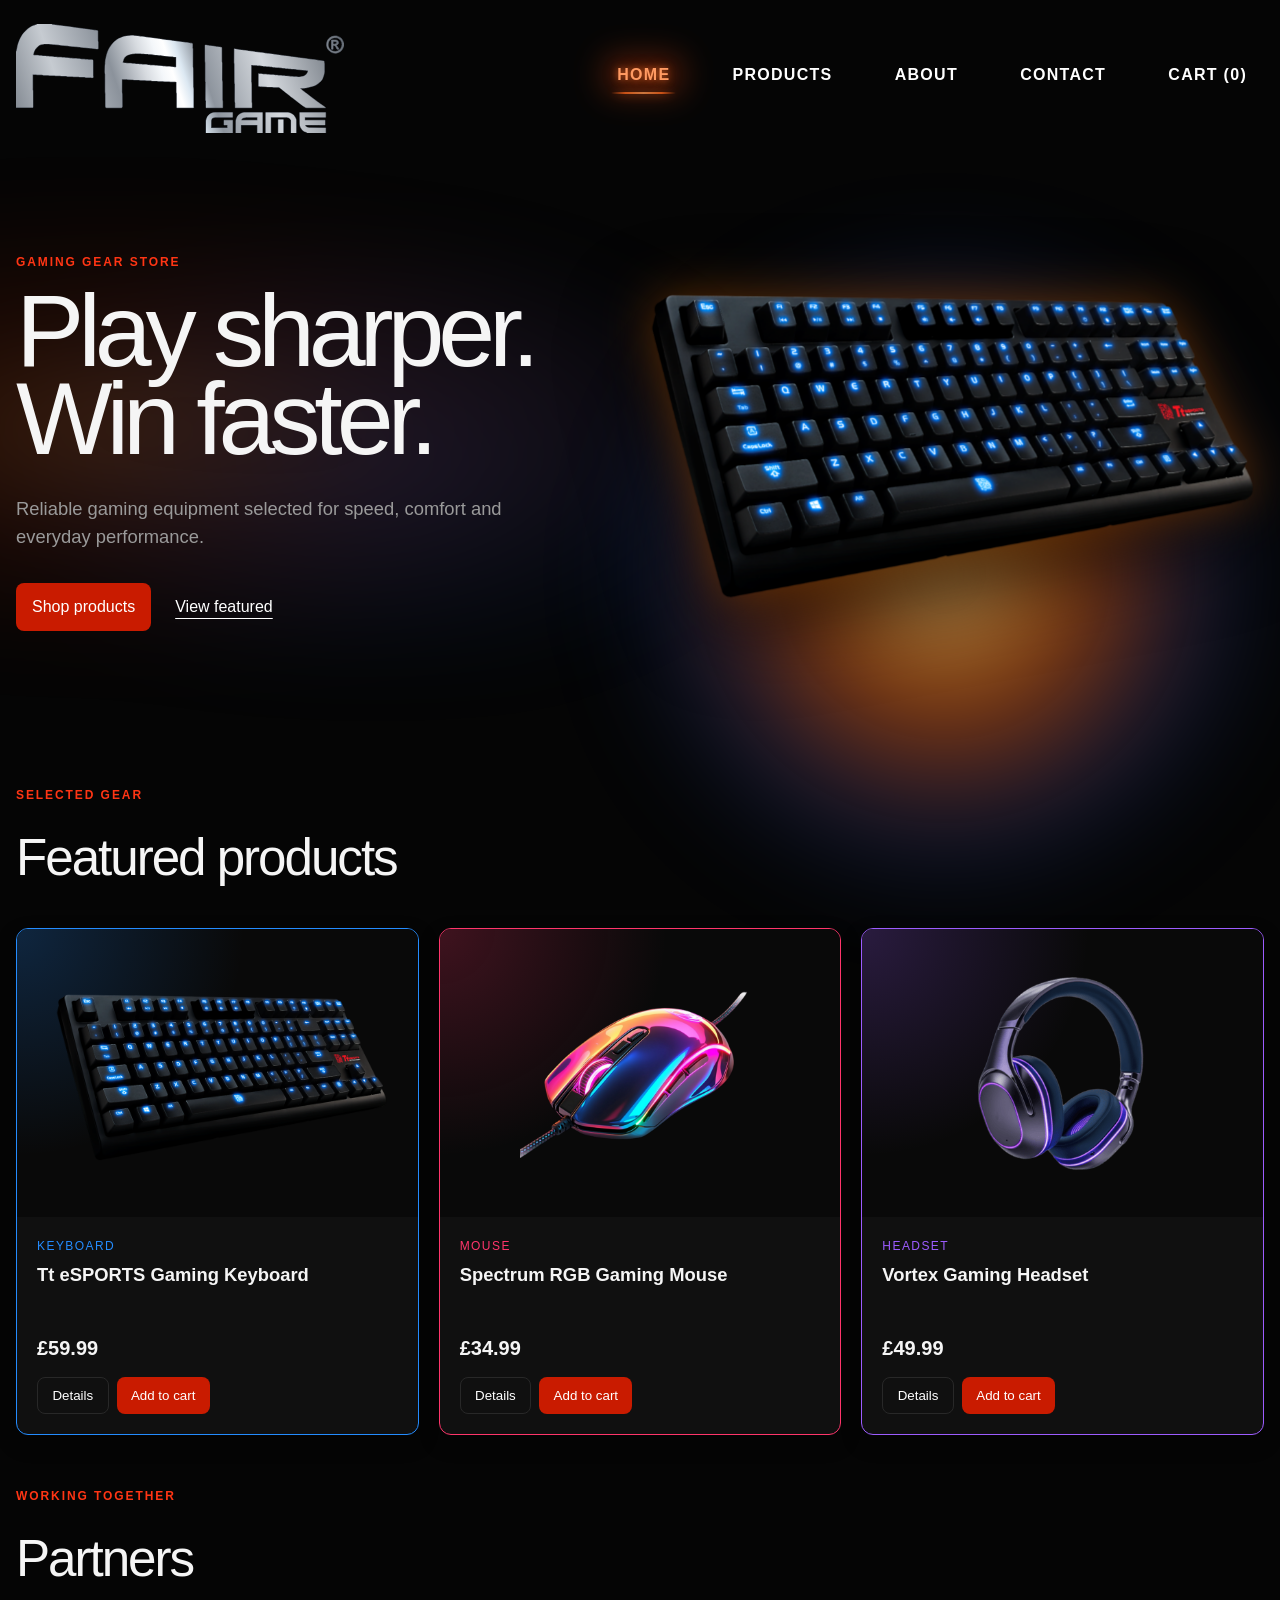
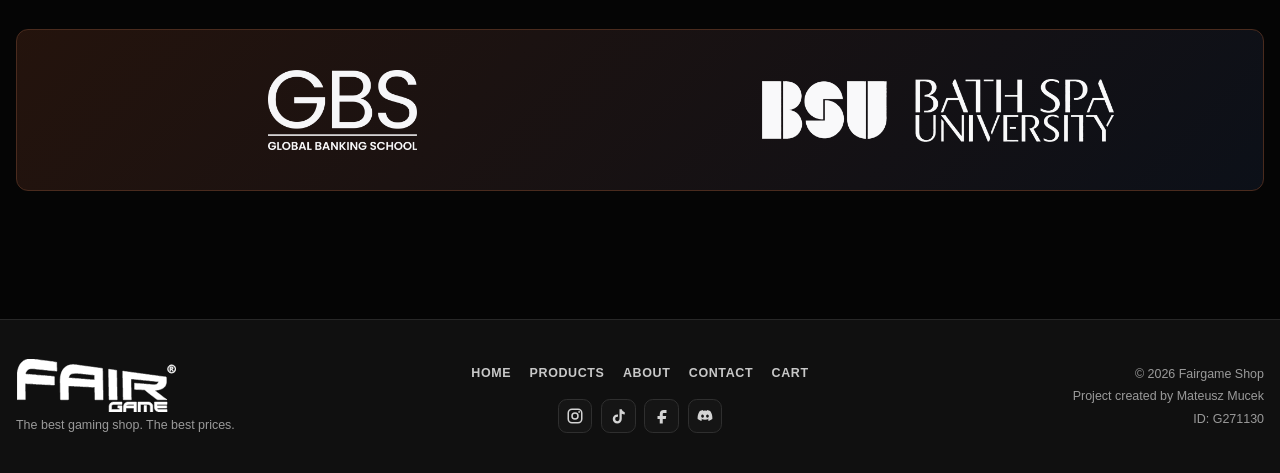
<file: Pages/index.html>
<!DOCTYPE html>
<html lang="en">
<head>
    <meta charset="UTF-8">
    <meta name="viewport" content="width=device-width, initial-scale=1.0">
    <meta name="description" content="Fairgame Shop - gaming products and accessories.">
    <meta name="theme-color" content="#050505">
    <meta property="og:title" content="Fairgame Shop | Gaming Gear">
    <meta property="og:description" content="Explore gaming keyboards, mice and headsets.">
    <meta property="og:type" content="website">
    <title>Fairgame Shop | Home</title>
    <link rel="stylesheet" href="../css/style.css">
    <link rel="stylesheet" href="../css/fx.css">
    <script src="../js/script.js" defer></script>
    <script src="../js/fx.js" defer></script>
</head>
<body>
    <a class="skip-link" href="#main-content">Skip to main content</a>

    <!-- Header: logo and main navigation -->
    <header>
        <a href="index.html" class="logo" aria-label="Fairgame Shop home">
            <img src="../media/images/logo.svg" alt="Fairgame Shop">
        </a>
        <button class="menu-toggle" type="button" aria-expanded="false"
            aria-controls="main-navigation" aria-label="Open menu">
            <span></span><span></span><span></span>
        </button>
        <nav id="main-navigation" aria-label="Main navigation">
            <ul>
                <li><a href="index.html" aria-current="page">Home</a></li>
                <li><a href="products.html">Products</a></li>
                <li><a href="about.html">About</a></li>
                <li><a href="contact.html">Contact</a></li>
                <li><a href="cart.html">Cart (<span class="cart-count">0</span>)</a></li>
            </ul>
        </nav>
    </header>

    <!-- Home page content -->
    <main class="home-page" id="main-content">
        <!-- Hero: heading, actions and animated keyboard -->
        <section class="hero">
            <div class="hero-content">
                <p class="eyebrow">Gaming gear store</p>
                <div class="hero-heading-effect">
                    <span class="pixel-particles" aria-hidden="true"></span>
                    <h1>Play sharper.<br>Win faster.</h1>
                </div>
                <p class="hero-text">
                    Reliable gaming equipment selected for speed, comfort and
                    everyday performance.
                </p>
                <div class="hero-actions">
                    <a href="products.html" class="button">Shop products</a>
                    <a href="#featured-products" class="text-link">View featured</a>
                </div>
            </div>

            <div class="hero-visual" aria-hidden="true">
                <span class="hero-glow"></span>
                <img src="../media/images/product1.png" alt="">
            </div>
        </section>

        <!-- JavaScript inserts the first three products into this section -->
        <section aria-labelledby="featured-heading">
            <div class="section-heading">
                <p class="eyebrow">Selected gear</p>
                <h2 id="featured-heading">Featured products</h2>
            </div>
            <div class="product-grid" id="featured-products"></div>
        </section>

        <!-- Partner logos -->
        <section aria-labelledby="partners-heading">
            <div class="section-heading">
                <p class="eyebrow">Working together</p>
                <h2 id="partners-heading">Partners</h2>
            </div>
            <div class="partner-grid">
                <div class="partner-logo">
                    <img src="../media/images/gbs.png" alt="Global Banking School">
                </div>
                <div class="partner-logo">
                    <img src="../media/images/bath_spa.png" alt="Bath Spa University">
                </div>
            </div>
        </section>
    </main>

    <!-- Footer: brand, links, social media and project details -->
    <footer>
        <div class="footer-inner">
            <div class="footer-brand">
                <a href="index.html" class="footer-logo" aria-label="Fairgame Shop home">
                    <span aria-hidden="true"></span>
                </a>
                <p>The best gaming shop. The best prices.</p>
            </div>
            <div class="footer-centre">
                <nav class="footer-nav" aria-label="Footer navigation">
                    <a href="index.html">Home</a>
                    <a href="products.html">Products</a>
                    <a href="about.html">About</a>
                    <a href="contact.html">Contact</a>
                    <a href="cart.html">Cart</a>
                </nav>
                <div class="footer-socials" role="group" aria-label="Social media">
                    <a href="https://www.instagram.com/" target="_blank"
                        rel="noopener noreferrer" aria-label="Instagram">
                        <span class="social-icon instagram-icon" aria-hidden="true"></span>
                    </a>
                    <a href="https://www.tiktok.com/" target="_blank"
                        rel="noopener noreferrer" aria-label="TikTok">
                        <span class="social-icon tiktok-icon" aria-hidden="true"></span>
                    </a>
                    <a href="https://www.facebook.com/" target="_blank"
                        rel="noopener noreferrer" aria-label="Facebook">
                        <span class="social-icon facebook-icon" aria-hidden="true"></span>
                    </a>
                    <a href="https://discord.com/" target="_blank"
                        rel="noopener noreferrer" aria-label="Discord">
                        <span class="social-icon discord-icon" aria-hidden="true"></span>
                    </a>
                </div>
            </div>
            <div class="footer-details">
                <p>&copy; 2026 Fairgame Shop</p>
                <p>Project created by Mateusz Mucek</p>
                <p>ID: G271130</p>
            </div>
        </div>
    </footer>
</body>
</html>
</file>
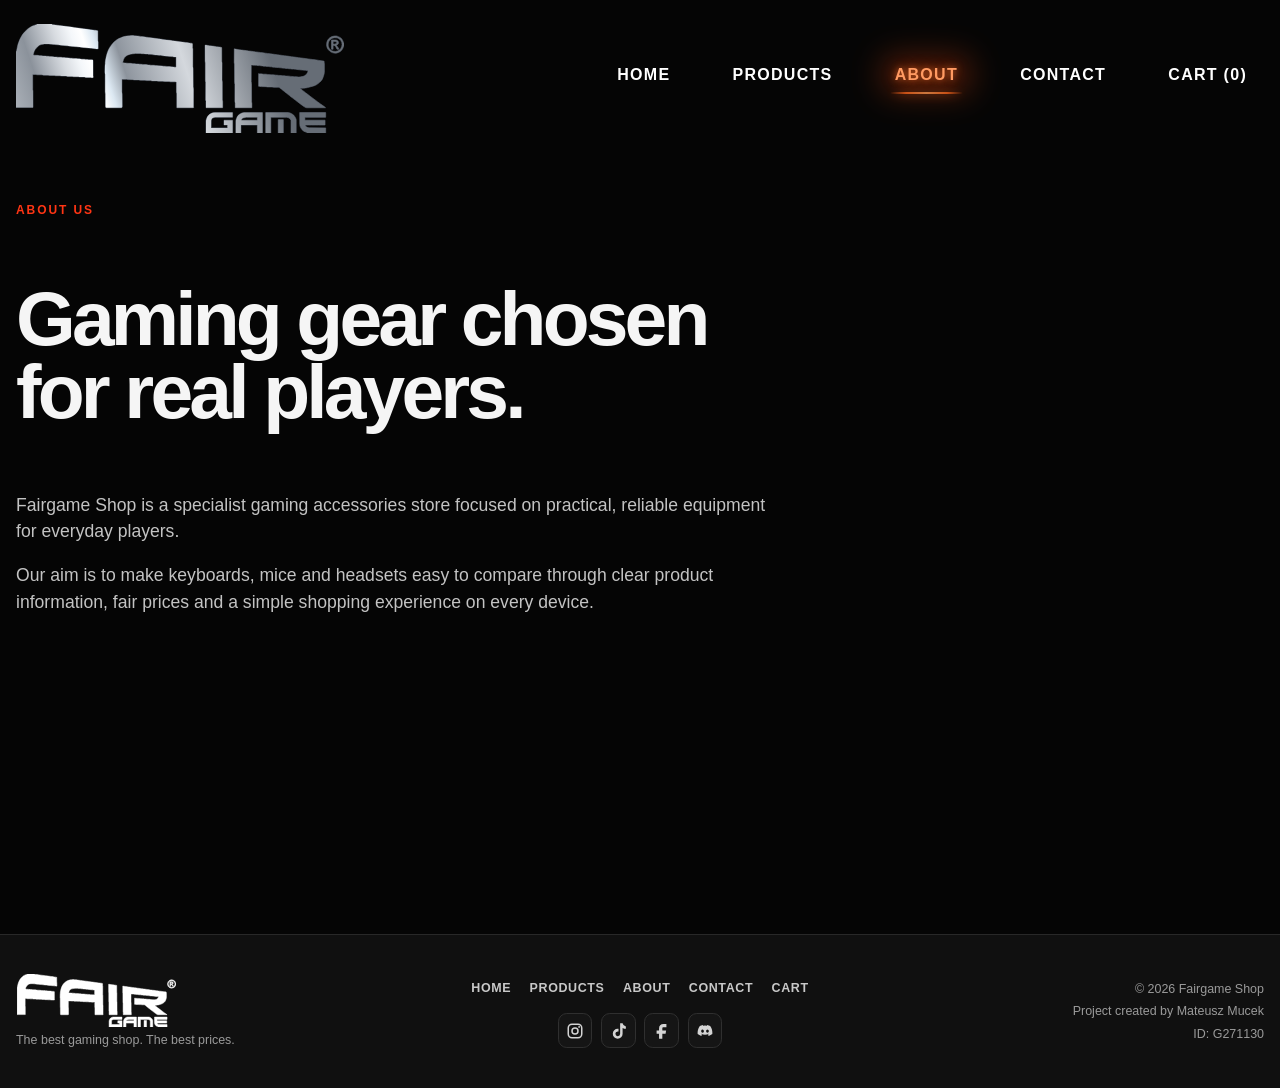
<file: Pages/about.html>
<!DOCTYPE html>
<html lang="en">
<head>
    <meta charset="UTF-8">
    <meta name="viewport" content="width=device-width, initial-scale=1.0">
    <meta name="description" content="Learn more about Fairgame Shop.">
    <meta name="theme-color" content="#050505">
    <meta property="og:title" content="Fairgame Shop | About">
    <meta property="og:description" content="Learn more about Fairgame Shop.">
    <meta property="og:type" content="website">
    <title>Fairgame Shop | About</title>
    <link rel="stylesheet" href="../css/style.css">
    <link rel="stylesheet" href="../css/fx.css">
    <script src="../js/script.js" defer></script>
    <script src="../js/fx.js" defer></script>
</head>
<body>
    <a class="skip-link" href="#main-content">Skip to main content</a>

    <!-- Header: logo and main navigation -->
    <header>
        <a href="index.html" class="logo" aria-label="Fairgame Shop home">
            <img src="../media/images/logo.svg" alt="Fairgame Shop">
        </a>
        <button class="menu-toggle" type="button" aria-expanded="false"
            aria-controls="main-navigation" aria-label="Open menu">
            <span></span><span></span><span></span>
        </button>
        <nav id="main-navigation" aria-label="Main navigation">
            <ul>
                <li><a href="index.html">Home</a></li>
                <li><a href="products.html">Products</a></li>
                <li><a href="about.html" aria-current="page">About</a></li>
                <li><a href="contact.html">Contact</a></li>
                <li><a href="cart.html">Cart (<span class="cart-count">0</span>)</a></li>
            </ul>
        </nav>
    </header>

    <!-- About page content -->
    <main id="main-content">
        <section class="content-section">
            <p class="eyebrow">About us</p>
            <h1>Gaming gear chosen for real players.</h1>
            <p>
                Fairgame Shop is a specialist gaming accessories store focused
                on practical, reliable equipment for everyday players.
            </p>
            <p>
                Our aim is to make keyboards, mice and headsets easy to compare
                through clear product information, fair prices and a simple
                shopping experience on every device.
            </p>
        </section>
    </main>

    <!-- Footer: brand, links, social media and project details -->
    <footer>
        <div class="footer-inner">
            <div class="footer-brand">
                <a href="index.html" class="footer-logo" aria-label="Fairgame Shop home">
                    <span aria-hidden="true"></span>
                </a>
                <p>The best gaming shop. The best prices.</p>
            </div>
            <div class="footer-centre">
                <nav class="footer-nav" aria-label="Footer navigation">
                    <a href="index.html">Home</a>
                    <a href="products.html">Products</a>
                    <a href="about.html">About</a>
                    <a href="contact.html">Contact</a>
                    <a href="cart.html">Cart</a>
                </nav>
                <div class="footer-socials" role="group" aria-label="Social media">
                    <a href="https://www.instagram.com/" target="_blank"
                        rel="noopener noreferrer" aria-label="Instagram">
                        <span class="social-icon instagram-icon" aria-hidden="true"></span>
                    </a>
                    <a href="https://www.tiktok.com/" target="_blank"
                        rel="noopener noreferrer" aria-label="TikTok">
                        <span class="social-icon tiktok-icon" aria-hidden="true"></span>
                    </a>
                    <a href="https://www.facebook.com/" target="_blank"
                        rel="noopener noreferrer" aria-label="Facebook">
                        <span class="social-icon facebook-icon" aria-hidden="true"></span>
                    </a>
                    <a href="https://discord.com/" target="_blank"
                        rel="noopener noreferrer" aria-label="Discord">
                        <span class="social-icon discord-icon" aria-hidden="true"></span>
                    </a>
                </div>
            </div>
            <div class="footer-details">
                <p>&copy; 2026 Fairgame Shop</p>
                <p>Project created by Mateusz Mucek</p>
                <p>ID: G271130</p>
            </div>
        </div>
    </footer>
</body>
</html>
</file>
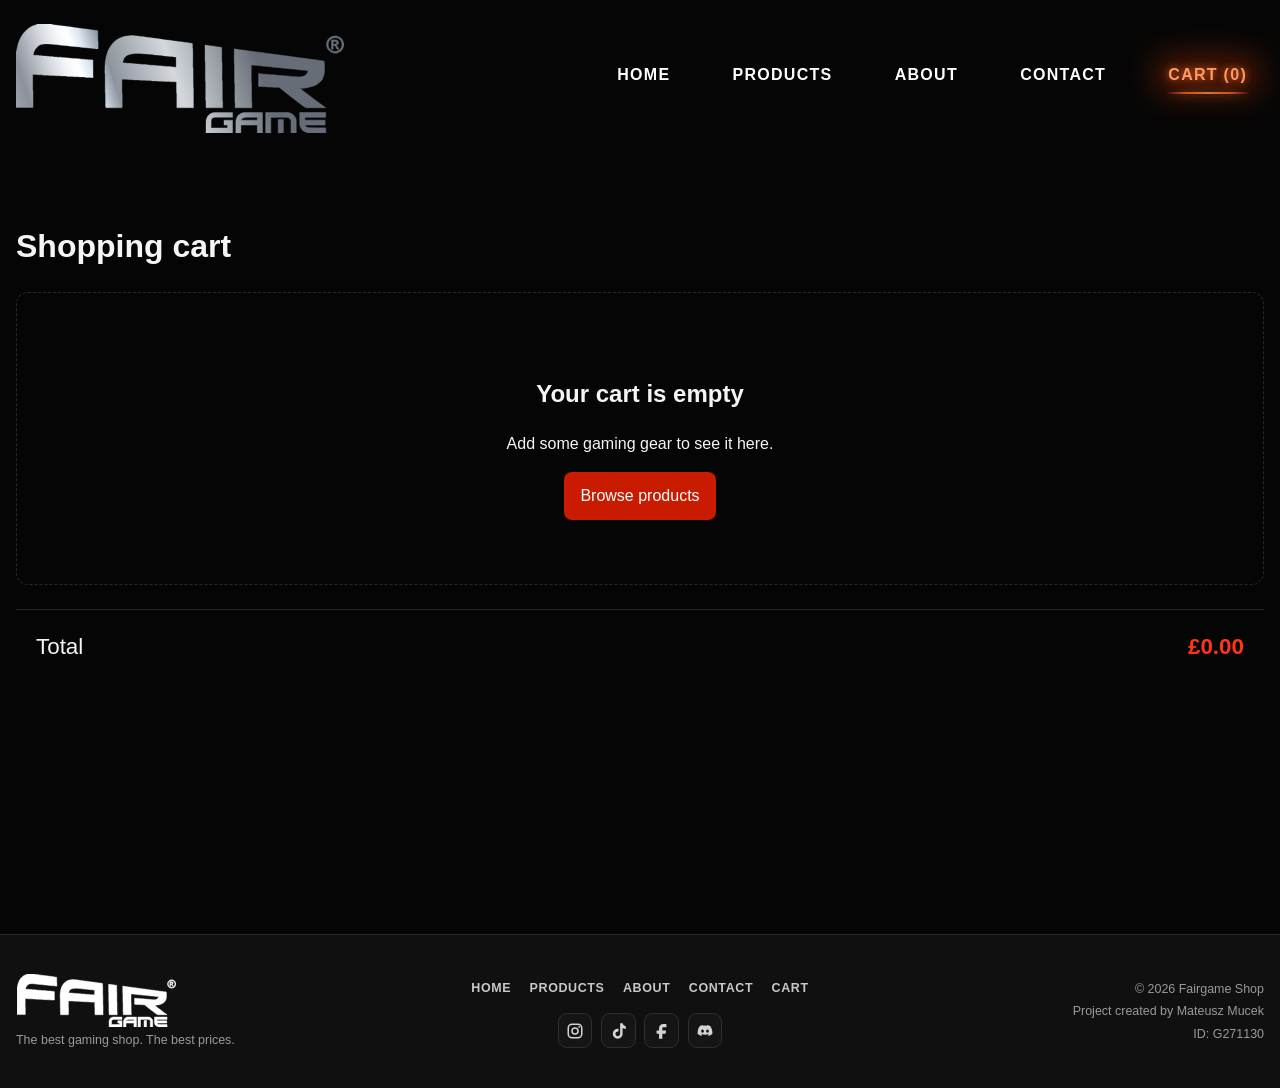
<file: Pages/cart.html>
<!DOCTYPE html>
<html lang="en">
<head>
    <meta charset="UTF-8">
    <meta name="viewport" content="width=device-width, initial-scale=1.0">
    <meta name="description" content="Review and update your Fairgame Shop shopping cart.">
    <meta name="theme-color" content="#050505">
    <meta property="og:title" content="Fairgame Shop | Cart">
    <meta property="og:description" content="Review and update your Fairgame Shop shopping cart.">
    <meta property="og:type" content="website">
    <title>Fairgame Shop | Cart</title>
    <link rel="stylesheet" href="../css/style.css">
    <link rel="stylesheet" href="../css/fx.css">
    <script src="../js/script.js" defer></script>
    <script src="../js/fx.js" defer></script>
</head>
<body>
    <a class="skip-link" href="#main-content">Skip to main content</a>

    <!-- Header: logo and main navigation -->
    <header>
        <a href="index.html" class="logo" aria-label="Fairgame Shop home">
            <img src="../media/images/logo.svg" alt="Fairgame Shop">
        </a>
        <button class="menu-toggle" type="button" aria-expanded="false"
            aria-controls="main-navigation" aria-label="Open menu">
            <span></span><span></span><span></span>
        </button>
        <nav id="main-navigation" aria-label="Main navigation">
            <ul>
                <li><a href="index.html">Home</a></li>
                <li><a href="products.html">Products</a></li>
                <li><a href="about.html">About</a></li>
                <li><a href="contact.html">Contact</a></li>
                <li><a href="cart.html" aria-current="page">Cart (<span class="cart-count">0</span>)</a></li>
            </ul>
        </nav>
    </header>

    <!-- JavaScript inserts saved cart items and calculates the total -->
    <main id="main-content">
        <h1>Shopping cart</h1>
        <section id="cart-items" aria-live="polite">
            <p>Your cart is currently empty.</p>
        </section>
        <div class="cart-summary">
            <p>Total</p>
            <strong id="cart-total">&pound;0.00</strong>
        </div>
    </main>

    <!-- Footer: brand, links, social media and project details -->
    <footer>
        <div class="footer-inner">
            <div class="footer-brand">
                <a href="index.html" class="footer-logo" aria-label="Fairgame Shop home">
                    <span aria-hidden="true"></span>
                </a>
                <p>The best gaming shop. The best prices.</p>
            </div>
            <div class="footer-centre">
                <nav class="footer-nav" aria-label="Footer navigation">
                    <a href="index.html">Home</a>
                    <a href="products.html">Products</a>
                    <a href="about.html">About</a>
                    <a href="contact.html">Contact</a>
                    <a href="cart.html">Cart</a>
                </nav>
                <div class="footer-socials" role="group" aria-label="Social media">
                    <a href="https://www.instagram.com/" target="_blank"
                        rel="noopener noreferrer" aria-label="Instagram">
                        <span class="social-icon instagram-icon" aria-hidden="true"></span>
                    </a>
                    <a href="https://www.tiktok.com/" target="_blank"
                        rel="noopener noreferrer" aria-label="TikTok">
                        <span class="social-icon tiktok-icon" aria-hidden="true"></span>
                    </a>
                    <a href="https://www.facebook.com/" target="_blank"
                        rel="noopener noreferrer" aria-label="Facebook">
                        <span class="social-icon facebook-icon" aria-hidden="true"></span>
                    </a>
                    <a href="https://discord.com/" target="_blank"
                        rel="noopener noreferrer" aria-label="Discord">
                        <span class="social-icon discord-icon" aria-hidden="true"></span>
                    </a>
                </div>
            </div>
            <div class="footer-details">
                <p>&copy; 2026 Fairgame Shop</p>
                <p>Project created by Mateusz Mucek</p>
                <p>ID: G271130</p>
            </div>
        </div>
    </footer>
</body>
</html>
</file>
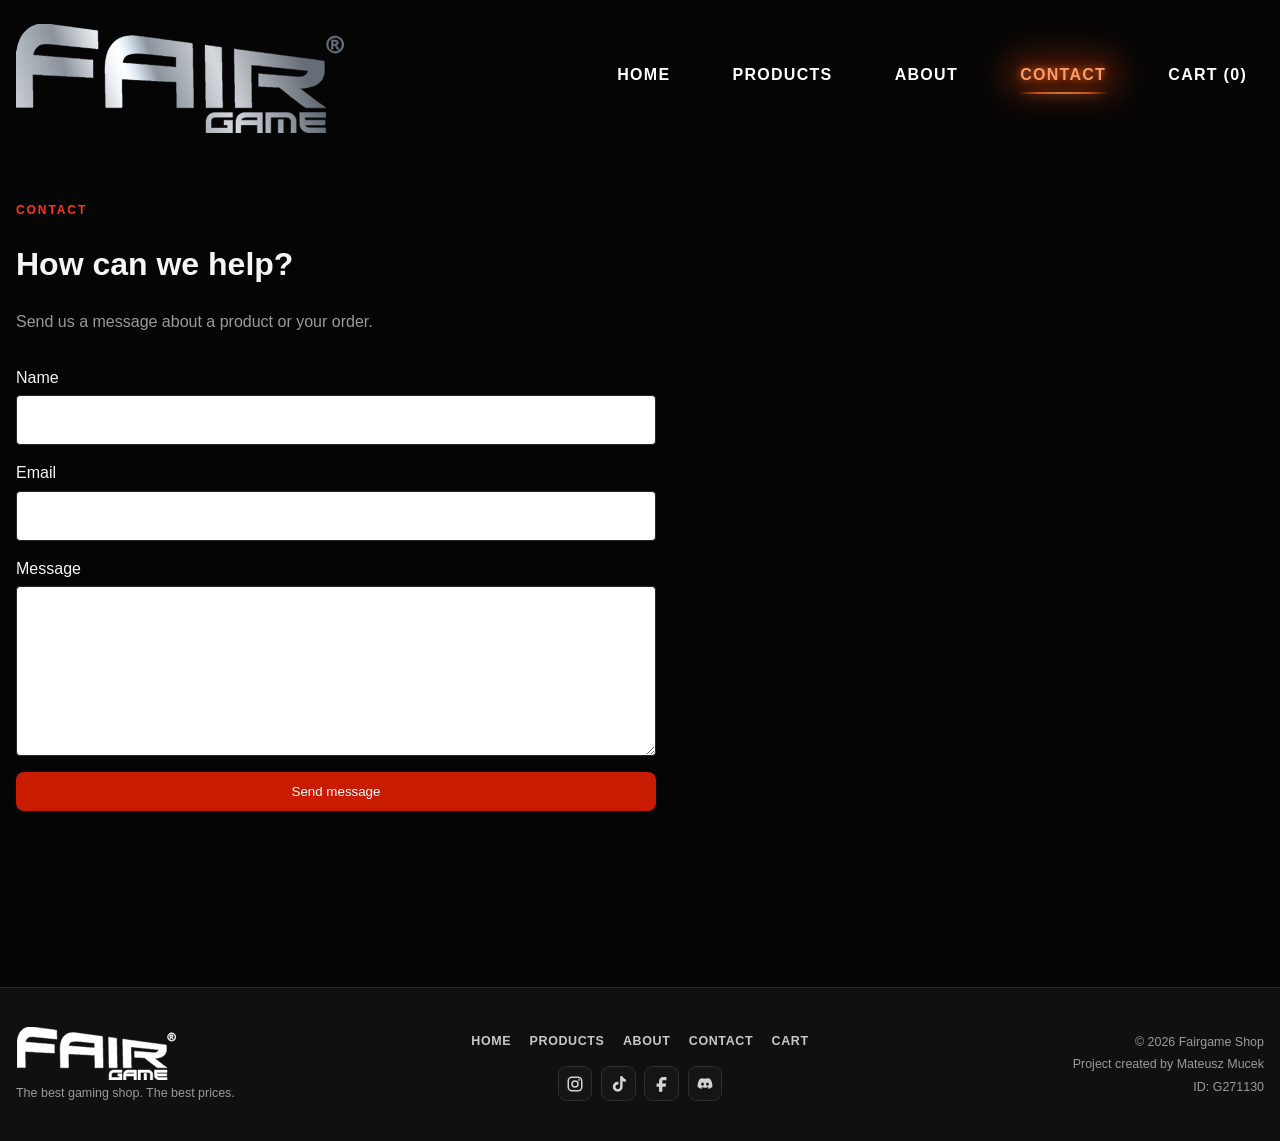
<file: Pages/contact.html>
<!DOCTYPE html>
<html lang="en">
<head>
    <meta charset="UTF-8">
    <meta name="viewport" content="width=device-width, initial-scale=1.0">
    <meta name="description" content="Contact the Fairgame Shop team.">
    <meta name="theme-color" content="#050505">
    <meta property="og:title" content="Fairgame Shop | Contact">
    <meta property="og:description" content="Contact the Fairgame Shop team.">
    <meta property="og:type" content="website">
    <title>Fairgame Shop | Contact</title>
    <link rel="stylesheet" href="../css/style.css">
    <link rel="stylesheet" href="../css/fx.css">
    <script src="../js/script.js" defer></script>
    <script src="../js/fx.js" defer></script>
</head>
<body>
    <a class="skip-link" href="#main-content">Skip to main content</a>

    <!-- Header: logo and main navigation -->
    <header>
        <a href="index.html" class="logo" aria-label="Fairgame Shop home">
            <img src="../media/images/logo.svg" alt="Fairgame Shop">
        </a>
        <button class="menu-toggle" type="button" aria-expanded="false"
            aria-controls="main-navigation" aria-label="Open menu">
            <span></span><span></span><span></span>
        </button>
        <nav id="main-navigation" aria-label="Main navigation">
            <ul>
                <li><a href="index.html">Home</a></li>
                <li><a href="products.html">Products</a></li>
                <li><a href="about.html">About</a></li>
                <li><a href="contact.html" aria-current="page">Contact</a></li>
                <li><a href="cart.html">Cart (<span class="cart-count">0</span>)</a></li>
            </ul>
        </nav>
    </header>

    <!-- Contact form validated by js/script.js -->
    <main id="main-content">
        <p class="eyebrow">Contact</p>
        <h1>How can we help?</h1>
        <p class="page-intro">Send us a message about a product or your order.</p>
        <form id="contact-form" novalidate>
            <div>
                <label for="name">Name</label>
                <input type="text" id="name" name="name" minlength="2"
                    autocomplete="name" required>
            </div>
            <div>
                <label for="email">Email</label>
                <input type="email" id="email" name="email"
                    autocomplete="email" required>
            </div>
            <div>
                <label for="message">Message</label>
                <textarea id="message" name="message" rows="6"
                    minlength="10" required></textarea>
            </div>
            <button type="submit">Send message</button>
            <p id="form-message" aria-live="polite"></p>
        </form>
    </main>

    <!-- Footer: brand, links, social media and project details -->
    <footer>
        <div class="footer-inner">
            <div class="footer-brand">
                <a href="index.html" class="footer-logo" aria-label="Fairgame Shop home">
                    <span aria-hidden="true"></span>
                </a>
                <p>The best gaming shop. The best prices.</p>
            </div>
            <div class="footer-centre">
                <nav class="footer-nav" aria-label="Footer navigation">
                    <a href="index.html">Home</a>
                    <a href="products.html">Products</a>
                    <a href="about.html">About</a>
                    <a href="contact.html">Contact</a>
                    <a href="cart.html">Cart</a>
                </nav>
                <div class="footer-socials" role="group" aria-label="Social media">
                    <a href="https://www.instagram.com/" target="_blank"
                        rel="noopener noreferrer" aria-label="Instagram">
                        <span class="social-icon instagram-icon" aria-hidden="true"></span>
                    </a>
                    <a href="https://www.tiktok.com/" target="_blank"
                        rel="noopener noreferrer" aria-label="TikTok">
                        <span class="social-icon tiktok-icon" aria-hidden="true"></span>
                    </a>
                    <a href="https://www.facebook.com/" target="_blank"
                        rel="noopener noreferrer" aria-label="Facebook">
                        <span class="social-icon facebook-icon" aria-hidden="true"></span>
                    </a>
                    <a href="https://discord.com/" target="_blank"
                        rel="noopener noreferrer" aria-label="Discord">
                        <span class="social-icon discord-icon" aria-hidden="true"></span>
                    </a>
                </div>
            </div>
            <div class="footer-details">
                <p>&copy; 2026 Fairgame Shop</p>
                <p>Project created by Mateusz Mucek</p>
                <p>ID: G271130</p>
            </div>
        </div>
    </footer>
</body>
</html>
</file>
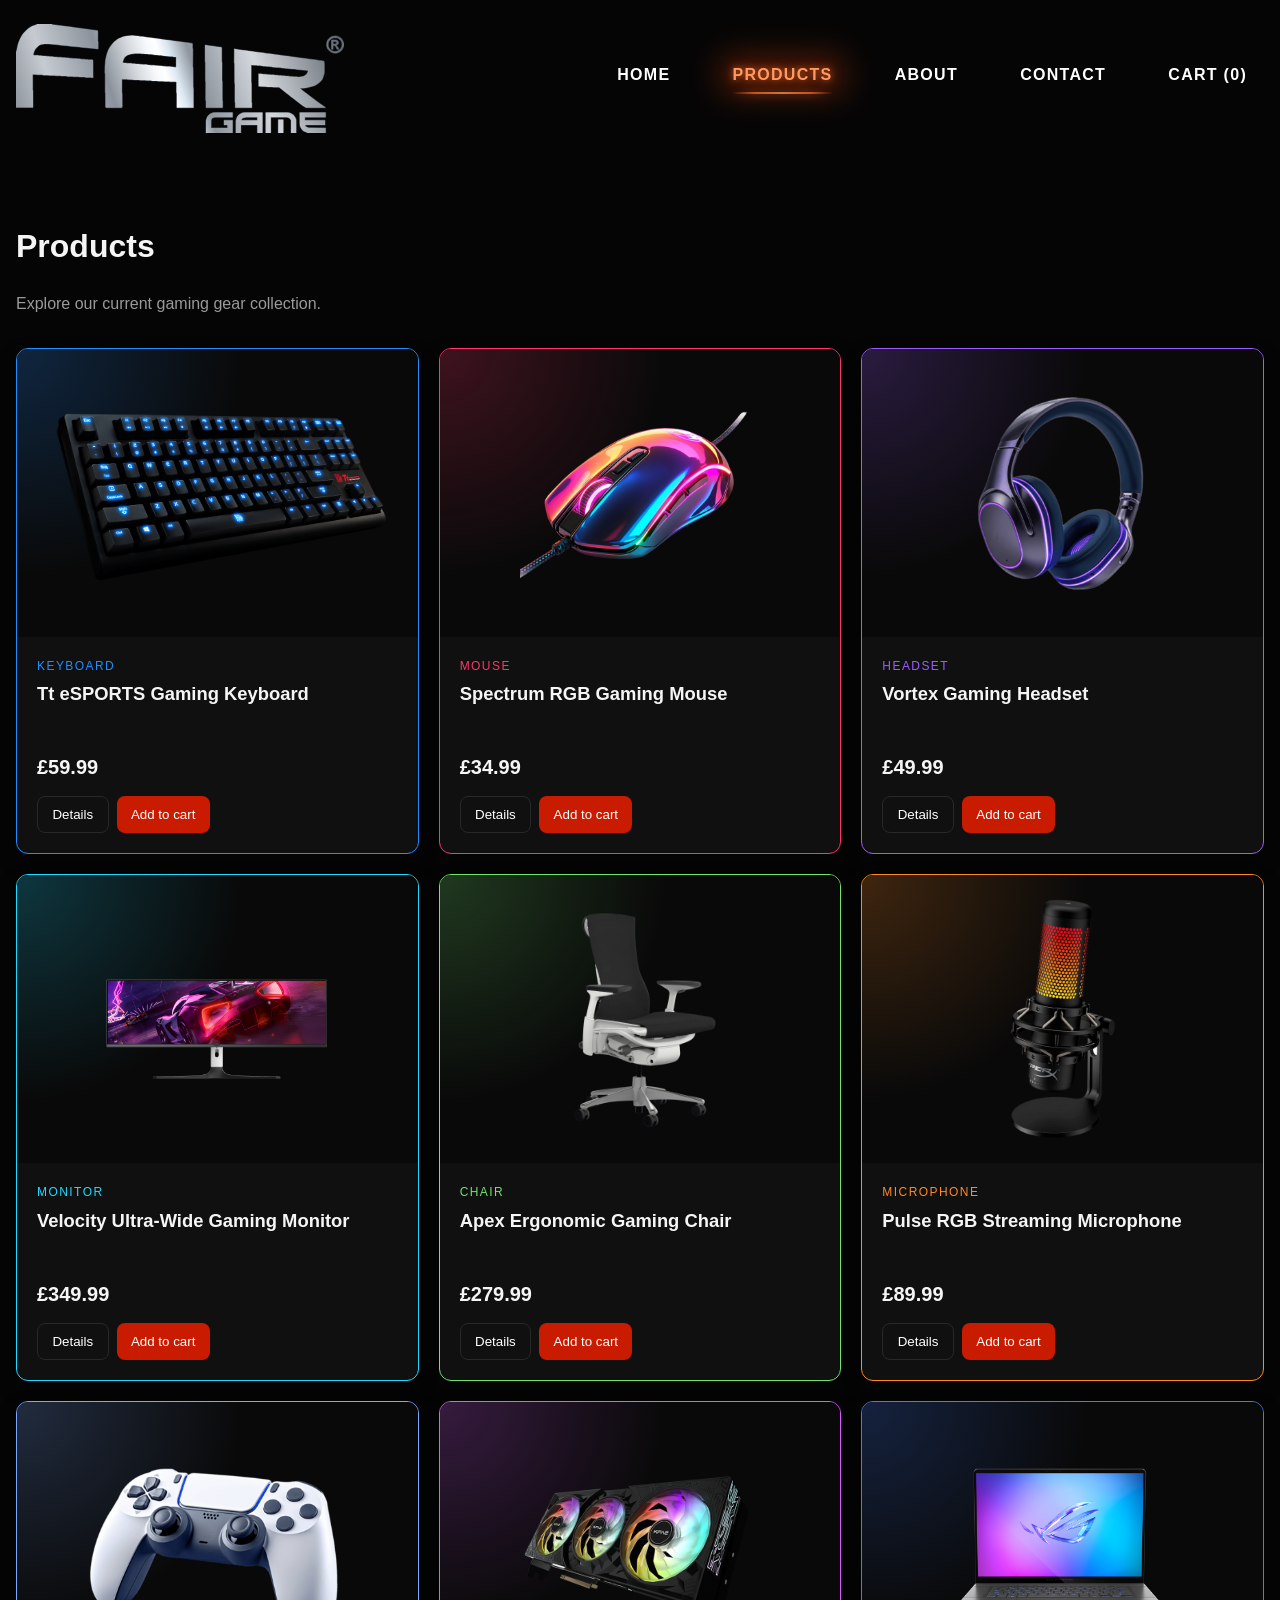
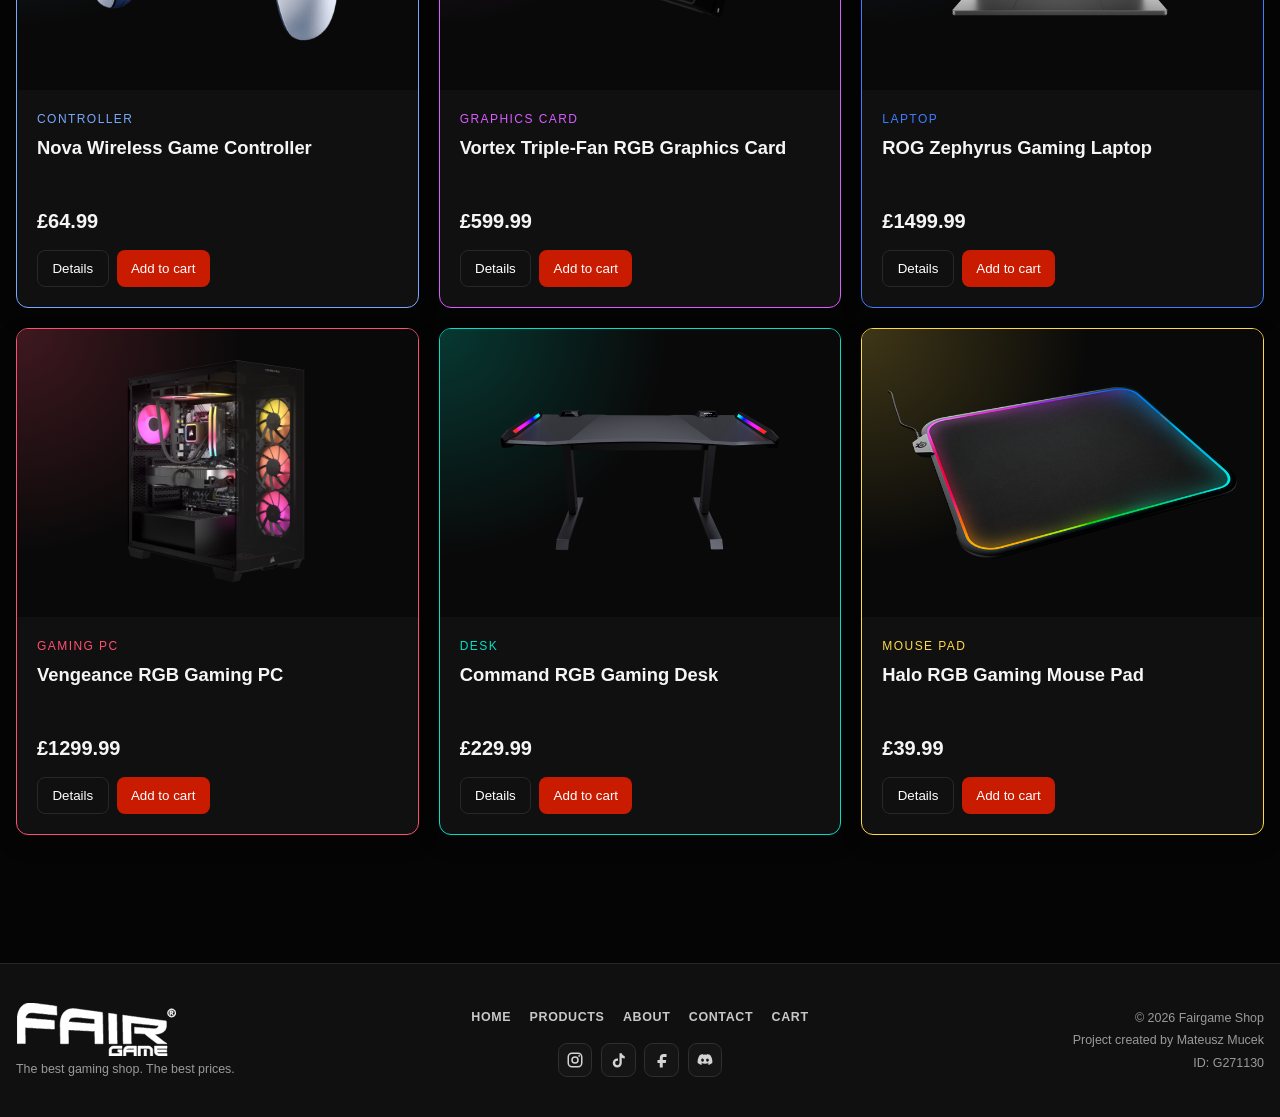
<file: Pages/products.html>
<!DOCTYPE html>
<html lang="en">
<head>
    <meta charset="UTF-8">
    <meta name="viewport" content="width=device-width, initial-scale=1.0">
    <meta name="description" content="Browse gaming products available from Fairgame Shop.">
    <meta name="theme-color" content="#050505">
    <meta property="og:title" content="Fairgame Shop | Products">
    <meta property="og:description" content="Browse gaming products available from Fairgame Shop.">
    <meta property="og:type" content="website">
    <title>Fairgame Shop | Products</title>
    <link rel="stylesheet" href="../css/style.css">
    <link rel="stylesheet" href="../css/fx.css">
    <script src="../js/script.js" defer></script>
    <script src="../js/fx.js" defer></script>
</head>
<body>
    <a class="skip-link" href="#main-content">Skip to main content</a>

    <!-- Header: logo and main navigation -->
    <header>
        <a href="index.html" class="logo" aria-label="Fairgame Shop home">
            <img src="../media/images/logo.svg" alt="Fairgame Shop">
        </a>
        <button class="menu-toggle" type="button" aria-expanded="false"
            aria-controls="main-navigation" aria-label="Open menu">
            <span></span><span></span><span></span>
        </button>
        <nav id="main-navigation" aria-label="Main navigation">
            <ul>
                <li><a href="index.html">Home</a></li>
                <li><a href="products.html" aria-current="page">Products</a></li>
                <li><a href="about.html">About</a></li>
                <li><a href="contact.html">Contact</a></li>
                <li><a href="cart.html">Cart (<span class="cart-count">0</span>)</a></li>
            </ul>
        </nav>
    </header>

    <!-- JavaScript inserts all 12 product cards into product-list -->
    <main id="main-content">
        <h1>Products</h1>
        <p class="page-intro">Explore our current gaming gear collection.</p>
        <h2 class="visually-hidden">All products</h2>
        <div class="product-grid" id="product-list"></div>
    </main>

    <!-- Footer: brand, links, social media and project details -->
    <footer>
        <div class="footer-inner">
            <div class="footer-brand">
                <a href="index.html" class="footer-logo" aria-label="Fairgame Shop home">
                    <span aria-hidden="true"></span>
                </a>
                <p>The best gaming shop. The best prices.</p>
            </div>
            <div class="footer-centre">
                <nav class="footer-nav" aria-label="Footer navigation">
                    <a href="index.html">Home</a>
                    <a href="products.html">Products</a>
                    <a href="about.html">About</a>
                    <a href="contact.html">Contact</a>
                    <a href="cart.html">Cart</a>
                </nav>
                <div class="footer-socials" role="group" aria-label="Social media">
                    <a href="https://www.instagram.com/" target="_blank"
                        rel="noopener noreferrer" aria-label="Instagram">
                        <span class="social-icon instagram-icon" aria-hidden="true"></span>
                    </a>
                    <a href="https://www.tiktok.com/" target="_blank"
                        rel="noopener noreferrer" aria-label="TikTok">
                        <span class="social-icon tiktok-icon" aria-hidden="true"></span>
                    </a>
                    <a href="https://www.facebook.com/" target="_blank"
                        rel="noopener noreferrer" aria-label="Facebook">
                        <span class="social-icon facebook-icon" aria-hidden="true"></span>
                    </a>
                    <a href="https://discord.com/" target="_blank"
                        rel="noopener noreferrer" aria-label="Discord">
                        <span class="social-icon discord-icon" aria-hidden="true"></span>
                    </a>
                </div>
            </div>
            <div class="footer-details">
                <p>&copy; 2026 Fairgame Shop</p>
                <p>Project created by Mateusz Mucek</p>
                <p>ID: G271130</p>
            </div>
        </div>
    </footer>
</body>
</html>
</file>
<file: css/style.css>
/* =============================================================
   FAIRGAME SHOP - CORE STYLESHEET
   =============================================================
   This file contains everything the assignment brief actually
   requires: page structure, colour theme, typography, product
   cards, forms, cart, footer and full mobile-first responsive
   layout (mobile -> tablet -> desktop).

   Purely decorative extras (glow, particles, 3D tilt, floating
   animation) live in fx.css and are loaded AFTER this file, so
   they layer on top without changing anything in here.
   ============================================================= */

/* =========================================================
   1. BASE STYLES
   Shared colours, spacing and basic page rules.
   The file is mobile-first; larger layouts are at the bottom.
   ========================================================= */

:root {
    --color-background: #050505;
    --color-surface: #101010;
    --color-text: #f5f5f5;
    --color-muted: #9a9a9a;
    --color-primary: #ff3514;
    --color-primary-dark: #c91b00;
    --color-border: #282828;
    --content-width: 100rem;
    --page-gutter: clamp(1rem, 1.25vw, 1.25rem);
    --section-space: clamp(2rem, 4vw, 4rem);
    /* same side padding used by the header and the footer */
    --edge-padding: max(var(--page-gutter), calc((100% - var(--content-width)) / 2));
}

* {
    box-sizing: border-box;
}

body {
    margin: 0;
    overflow-x: clip;
    background: var(--color-background);
    color: var(--color-text);
    font-family: Arial, Helvetica, sans-serif;
    line-height: 1.5;
}

.skip-link {
    padding: 0.75rem 1rem;
    background: #ffffff;
    color: #000000;
    position: fixed;
    top: 0.5rem;
    left: 0.5rem;
    z-index: 100;
    transform: translateY(-160%);
}

/* Hides text visually but screen readers can still read it. */
.visually-hidden {
    width: 1px;
    height: 1px;
    margin: -1px;
    padding: 0;
    border: 0;
    overflow: hidden;
    position: absolute;
    clip: rect(0, 0, 0, 0);
    white-space: nowrap;
}

.skip-link:focus {
    transform: translateY(0);
}

/* =========================================================
   2. HEADER AND MAIN NAVIGATION
   Logo, menu links and the mobile hamburger toggle.
   (The glow, current-page pulse line and particle burst
   around these elements are added by fx.css.)
   ========================================================= */

header {
    background: transparent;
    padding-block: 1rem;
    padding-inline: var(--edge-padding);
}

.logo {
    display: inline-block;
    margin-top: 0.5rem;
    text-decoration: none;
}

.logo img {
    display: block;
    width: min(20.5rem, 76vw);
    height: auto;
    transform-origin: left center;
}

.menu-toggle {
    display: none;
}

nav {
    isolation: isolate;
    position: relative;
}

nav ul {
    display: flex;
    flex-wrap: wrap;
    justify-content: center;
    column-gap: clamp(1.25rem, 2.2vw, 2.75rem);
    row-gap: 0.75rem;
    margin: 1rem 0 0;
    padding: 0;
    list-style: none;
}

nav a {
    display: inline-block;
    padding: 0.65rem 1rem;
    border: 1px solid transparent;
    border-radius: 0.7rem;
    background: transparent;
    color: #ffffff;
    font-size: clamp(1rem, 1.15vw, 1.25rem);
    font-weight: 600;
    letter-spacing: 0.08em;
    position: relative;
    isolation: isolate;
    text-decoration: none;
    text-transform: uppercase;
    transition:
        background-color 0.2s ease,
        border-color 0.2s ease,
        box-shadow 0.2s ease,
        transform 0.2s ease;
}

/* Required hover effect: current colour swaps on hover/focus. */
nav a:hover,
nav a:focus-visible {
    color: #ff8a4c;
}

nav a:focus-visible {
    outline: 2px solid #ff8a4c;
    outline-offset: 0.2rem;
}

/* Marks which page is currently open (aria-current="page"). */
nav a[aria-current="page"] {
    color: #ff9a62;
}

/* =========================================================
   3. PAGE LAYOUT AND HOME HERO
   Main content width and the hero section structure.
   ========================================================= */

main {
    width: min(
        calc(100% - var(--page-gutter) - var(--page-gutter)),
        var(--content-width)
    );
    min-height: calc(100vh - 12rem);
    margin-inline: auto;
    padding-block: var(--section-space);
}

.home-page {
    padding-top: 0;
}

.hero {
    display: grid;
    min-height: clamp(32rem, 65vh, 46rem);
    align-items: center;
    padding-block: clamp(2.5rem, 6vw, 6rem);
    position: relative;
    isolation: isolate;
}

.hero-content {
    max-width: 42rem;
    position: relative;
    z-index: 2;
}

.eyebrow {
    margin: 0 0 1rem;
    color: var(--color-primary);
    font-size: 0.75rem;
    font-weight: 700;
    letter-spacing: 0.16em;
    text-transform: uppercase;
}

.hero h1 {
    margin: 0;
    font-size: clamp(3rem, 8vw, 7.5rem);
    font-weight: 400;
    letter-spacing: -0.06em;
    line-height: 0.86;
    position: relative;
    z-index: 2;
}

.hero-text {
    max-width: 32rem;
    margin: 2rem 0;
    color: var(--color-muted);
    font-size: clamp(1rem, 1.5vw, 1.15rem);
}

.hero-actions {
    display: flex;
    flex-wrap: wrap;
    align-items: center;
    gap: 1.5rem;
}

.text-link {
    color: #ffffff;
    text-underline-offset: 0.35rem;
}

/* Hero product image: hidden on mobile, shown from desktop
   in the responsive section below. The animated tilt/glow is
   added on top by fx.css. */
.hero-visual {
    display: none;
}

.hero-visual img {
    width: 100%;
    position: relative;
    z-index: 1;
}

main > section + section {
    margin-top: var(--section-space);
}

/* =========================================================
   4. BUTTONS AND PRODUCT CARDS
   Shared buttons, responsive product grid and product cards.
   Required by the brief: buttons, product card shadows,
   consistent colour theme, hover effects.
   ========================================================= */

.button,
button {
    display: inline-block;
    padding: 0.75rem 1rem;
    border: 0;
    border-radius: 0.5rem;
    background: var(--color-primary-dark);
    color: #ffffff;
    cursor: pointer;
    text-decoration: none;
}

/* white text needs the darker red to read well enough, so hover goes brighter instead of darker */
.button:hover,
.button:focus-visible,
button:hover,
button:focus-visible {
    background: var(--color-primary);
}

.product-grid {
    display: grid;
    gap: 1.25rem;
    grid-template-columns: 1fr;
}

.section-heading {
    margin-bottom: 2rem;
}

.section-heading h2 {
    margin: 0;
    font-size: clamp(2rem, 4vw, 4rem);
    font-weight: 400;
    letter-spacing: -0.04em;
}

.product-card {
    --card-accent: #248cff;

    overflow: hidden;
    border: 1px solid var(--card-accent);
    border-radius: 0.75rem;
    background: var(--color-surface);
    box-shadow: 0 0.5rem 1.25rem rgba(0, 0, 0, 0.28);
    transition:
        border-color 0.25s ease,
        box-shadow 0.25s ease,
        transform 0.25s ease;
}

/* Required hover effect: card lifts and its shadow deepens. */
.product-card:hover,
.product-card:focus-within {
    box-shadow: 0 1.25rem 2.5rem rgba(0, 0, 0, 0.5);
    transform: translateY(-0.6rem);
}

.product-image {
    display: grid;
    overflow: hidden;
    min-height: 18rem;
    place-items: center;
    padding: 1.5rem;
    position: relative;
    background:
        radial-gradient(
            circle at 0 0,
            color-mix(in srgb, var(--card-accent) 22%, transparent) 0,
            transparent 46%
        ),
        #090909;
}

.product-image img {
    width: 100%;
    height: 15rem;
    object-fit: contain;
    position: relative;
    z-index: 1;
}

.product-info {
    padding: 1.25rem;
}

.product-category {
    margin: 0 0 0.35rem;
    color: var(--card-accent, var(--color-primary));
    font-size: 0.75rem;
    letter-spacing: 0.12em;
    text-transform: uppercase;
}

.product-info h3 {
    min-height: 3rem;
    margin: 0;
    font-size: 1.15rem;
}

.product-bottom {
    display: grid;
    gap: 0.85rem;
    margin-top: 1.5rem;
}

.product-price {
    margin: 0;
    font-size: 1.25rem;
    font-weight: 700;
}

.product-actions {
    display: flex;
    flex-wrap: wrap;
    gap: 0.5rem;
}

.product-bottom button,
.product-actions button {
    padding: 0.65rem 0.9rem;
}

.secondary-button,
.remove-button {
    border: 1px solid var(--color-border);
    background: transparent;
}

.secondary-button:hover,
.secondary-button:focus-visible,
.remove-button:hover,
.remove-button:focus-visible {
    border-color: var(--color-primary);
    background: #1c1c1c;
}

.page-intro {
    max-width: 44rem;
    margin-bottom: 2rem;
    color: var(--color-muted);
}

.content-section {
    max-width: 48rem;
}

.content-section h1 {
    font-size: clamp(2.5rem, 6vw, 5.5rem);
    letter-spacing: -0.05em;
    line-height: 0.95;
}

.content-section p:not(.eyebrow) {
    color: #c3c3c3;
    font-size: 1.1rem;
}

/* =========================================================
   5. FORMS, MESSAGES, PRODUCT DIALOG AND CART
   Contact validation states and JavaScript-generated shop UI.
   Required by the brief: form validation, product detail view,
   add/remove/update cart items, dynamic total price.
   ========================================================= */

form {
    display: grid;
    max-width: 40rem;
    gap: 1rem;
}

form div {
    display: grid;
    gap: 0.35rem;
}

input,
textarea {
    width: 100%;
    padding: 0.75rem;
    border: 1px solid var(--color-border);
    border-radius: 0.25rem;
    font: inherit;
    color: #111111;
}

input[aria-invalid="true"],
textarea[aria-invalid="true"] {
    border-color: #ff4d4d;
    outline: 2px solid rgba(255, 77, 77, 0.3);
}

.form-message {
    min-height: 1.5rem;
    margin: 0;
}

.form-message.error {
    color: #ff8585;
}

.form-message.success {
    color: #73e6a1;
}

/* Small toast shown after "Add to cart" (see js/script.js). */
.shop-message {
    padding: 0.8rem 1rem;
    border: 1px solid var(--color-primary);
    border-radius: 0.5rem;
    background: #171717;
    position: fixed;
    right: 1rem;
    bottom: 1rem;
    z-index: 100;
    opacity: 0;
    pointer-events: none;
    transform: translateY(1rem);
    transition: opacity 0.2s ease, transform 0.2s ease;
}

.shop-message.is-visible {
    opacity: 1;
    transform: translateY(0);
}

/* Product detail view: opened as a <dialog> on the same page
   (products.html and the home page) instead of a separate file. */
.product-dialog {
    width: min(52rem, calc(100% - 2rem));
    padding: 2rem;
    border: 1px solid var(--color-primary);
    border-radius: 1rem;
    background: #111111;
    color: var(--color-text);
}

.product-dialog[open] {
    display: grid;
    gap: 2rem;
}

.product-dialog::backdrop {
    background: rgba(0, 0, 0, 0.82);
    backdrop-filter: blur(0.35rem);
}

.product-dialog > img {
    width: 100%;
    height: 18rem;
    object-fit: contain;
}

.dialog-close {
    width: 2.5rem;
    height: 2.5rem;
    padding: 0;
    justify-self: end;
    font-size: 1.5rem;
}

.cart-item {
    display: grid;
    gap: 1rem;
    align-items: center;
    margin-bottom: 1rem;
    padding: 1rem;
    border: 1px solid var(--color-border);
    border-radius: 0.75rem;
    background: var(--color-surface);
}

.cart-item > img {
    width: 100%;
    height: 9rem;
    object-fit: contain;
}

.cart-item-info h2 {
    margin: 0;
    font-size: 1.1rem;
}

.cart-item-info p {
    margin-block: 0.25rem;
}

.quantity-controls {
    display: flex;
    align-items: center;
    gap: 0.75rem;
}

.quantity-controls button {
    width: 2.5rem;
    height: 2.5rem;
    padding: 0;
    font-size: 1.2rem;
}

.quantity-controls span {
    min-width: 1.5rem;
    text-align: center;
}

.cart-item-total {
    margin: 0;
    font-size: 1.15rem;
    font-weight: 700;
}

.remove-button {
    justify-self: start;
}

.cart-summary {
    display: flex;
    justify-content: space-between;
    margin-top: 1.5rem;
    padding: 1.25rem;
    border-top: 1px solid var(--color-border);
    font-size: 1.4rem;
}

.cart-summary p {
    margin: 0;
}

/* Only one total on the page, so an ID makes more sense than a class here. */
#cart-total {
    color: var(--color-primary);
}

.empty-cart {
    padding: clamp(2rem, 5vw, 4rem);
    border: 1px dashed var(--color-border);
    border-radius: 0.75rem;
    text-align: center;
}

/* =========================================================
   6. PARTNERS AND FOOTER
   Partner logos, footer navigation, credits and social icons.
   ========================================================= */

.partner-grid {
    display: grid;
    gap: 1.5rem;
    place-items: center;
    padding: clamp(1.5rem, 4vw, 2.5rem);
    border: 1px solid #4a2b1e;
    border-radius: 0.75rem;
    background:
        linear-gradient(
            135deg,
            rgba(255, 91, 25, 0.1),
            rgba(31, 103, 255, 0.055)
        ),
        #0b0b0b;
}

.partner-logo {
    display: grid;
    place-items: center;
    width: 100%;
}

.partner-logo img {
    width: min(100%, 22rem);
    max-height: 5rem;
    object-fit: contain;
}

footer {
    background: var(--color-surface);
    border-top: 1px solid var(--color-border);
    margin-top: clamp(3rem, 6vw, 6rem);
    padding-block: clamp(1.5rem, 3vw, 2.5rem);
    padding-inline: var(--edge-padding);
}

.footer-inner {
    display: grid;
    align-items: center;
    gap: 1.5rem;
    text-align: center;
}

.footer-brand,
.footer-details {
    display: grid;
    gap: 0.25rem;
    justify-items: center;
}

.footer-logo {
    display: block;
    width: min(10rem, 48vw);
    text-decoration: none;
}

.footer-logo span {
    display: block;
    width: 100%;
    aspect-ratio: 1022 / 341;
    background: #ffffff;
    mask: url("../media/images/logo.svg") center / contain no-repeat;
    -webkit-mask: url("../media/images/logo.svg") center / contain no-repeat;
}

.footer-brand p,
.footer-details p {
    margin: 0;
    color: var(--color-muted);
    font-size: 0.78rem;
}

.footer-brand p {
    max-width: 15rem;
}

.footer-nav {
    display: flex;
    flex-wrap: wrap;
    justify-content: center;
    gap: 0.35rem 1.15rem;
}

.footer-centre {
    display: grid;
    gap: 0.8rem;
    justify-items: center;
}

footer .footer-nav a {
    padding: 0.2rem 0;
    border: 0;
    border-radius: 0;
    color: #c8c8c8;
    font-size: 0.78rem;
    font-weight: 600;
    letter-spacing: 0.05em;
}

footer .footer-nav a:hover,
footer .footer-nav a:focus-visible {
    color: #ffffff;
}

.footer-socials {
    display: flex;
    flex-wrap: wrap;
    justify-content: center;
    gap: 0.55rem;
}

.footer-socials a {
    display: grid;
    width: 2.15rem;
    height: 2.15rem;
    border: 1px solid #2f2f2f;
    border-radius: 0.55rem;
    background: #151515;
    place-items: center;
    text-decoration: none;
    transition:
        border-color 160ms ease,
        box-shadow 160ms ease,
        transform 160ms ease;
}

/* Required hover effect: icon border lights up on hover/focus. */
.footer-socials a:hover,
.footer-socials a:focus-visible {
    border-color: rgba(255, 106, 26, 0.75);
}

.social-icon {
    display: block;
    width: 1.15rem;
    height: 1.15rem;
    background: #d4d4d4;
    mask-position: center;
    mask-repeat: no-repeat;
    mask-size: contain;
    -webkit-mask-position: center;
    -webkit-mask-repeat: no-repeat;
    -webkit-mask-size: contain;
    transition: background 160ms ease;
}

.instagram-icon {
    mask-image: url("../media/icons/instagram.svg");
    -webkit-mask-image: url("../media/icons/instagram.svg");
}

.tiktok-icon {
    mask-image: url("../media/icons/tiktok.svg");
    -webkit-mask-image: url("../media/icons/tiktok.svg");
}

.facebook-icon {
    mask-image: url("../media/icons/facebook.svg");
    -webkit-mask-image: url("../media/icons/facebook.svg");
}

.discord-icon {
    mask-image: url("../media/icons/discord.svg");
    -webkit-mask-image: url("../media/icons/discord.svg");
}

.footer-socials a:hover .social-icon,
.footer-socials a:focus-visible .social-icon {
    background: #ff8b4d;
}

/* =========================================================
   7. RESPONSIVE LAYOUTS (MOBILE FIRST)
   Base rules above are written for small screens first.
   These media queries progressively enhance the layout for
   larger tablet and desktop viewports.
   ========================================================= */

/* --- Small phones needing extra layout changes (hamburger menu) --- */
@media (max-width: 39.99rem) {
    header {
        display: grid;
        grid-template-columns: minmax(0, 1fr) auto;
        align-items: center;
        padding-block: 0.75rem 1rem;
        text-align: left;
    }

    .logo {
        justify-self: start;
        margin-top: 0.15rem;
    }

    .logo img {
        width: min(12.5rem, 58vw);
        margin: 0;
        transform-origin: left center;
    }

    .menu-toggle {
        display: grid;
        width: 3rem;
        height: 2.75rem;
        padding: 0.65rem;
        border: 1px solid #333333;
        border-radius: 0.4rem;
        background: #121212;
        justify-self: end;
        place-content: center;
        gap: 0.28rem;
    }

    .menu-toggle:hover,
    .menu-toggle:focus-visible {
        border-color: #ff6a1a;
        background: #181818;
    }

    .menu-toggle span {
        display: block;
        width: 1.45rem;
        height: 0.14rem;
        border-radius: 999px;
        background: #ffffff;
        transition: transform 180ms ease, opacity 180ms ease;
    }

    .menu-toggle[aria-expanded="true"] span:first-child {
        transform: translateY(0.42rem) rotate(45deg);
    }

    .menu-toggle[aria-expanded="true"] span:nth-child(2) {
        opacity: 0;
    }

    .menu-toggle[aria-expanded="true"] span:last-child {
        transform: translateY(-0.42rem) rotate(-45deg);
    }

    header nav {
        display: none;
        width: 100%;
        padding-top: 0.65rem;
        grid-column: 1 / -1;
    }

    header nav.is-open {
        display: block;
    }

    header nav ul {
        display: grid;
        grid-template-columns: 1fr;
        gap: 0;
        margin: 0;
        border-top: 1px solid #272727;
    }

    header nav a {
        display: block;
        padding: 0.8rem 0.35rem;
        border-bottom: 1px solid #1f1f1f;
        border-radius: 0;
        font-size: 0.82rem;
        letter-spacing: 0.06em;
        text-align: left;
    }

    header nav a[aria-current="page"] {
        box-shadow: inset 2px 0 #ff681c;
        padding-left: 0.75rem;
    }

    main {
        min-height: calc(100vh - 16rem);
    }

    .hero {
        min-height: 0;
        padding-block: 3rem 4rem;
    }

    .hero h1 {
        font-size: clamp(3rem, 16vw, 4.5rem);
    }

    .hero-text {
        margin-block: 1.5rem;
    }

    .hero-actions {
        gap: 1rem;
    }

    .product-image {
        min-height: 14rem;
        padding: 1rem;
    }

    .product-image img {
        height: 12rem;
    }

    .product-info h3 {
        min-height: 0;
    }

    .product-dialog {
        width: calc(100% - 1.25rem);
        padding: 1.25rem;
    }

    .product-dialog > img {
        height: 13rem;
    }

    .cart-item > img {
        height: 7rem;
    }

    .cart-summary {
        padding-inline: 0.5rem;
        font-size: 1.2rem;
    }

    .shop-message {
        right: 0.75rem;
        bottom: 0.75rem;
        left: 0.75rem;
        text-align: center;
    }

    footer {
        margin-top: 2rem;
    }
}

/* --- Tablet and up --- */
@media (min-width: 40rem) {
    header {
        display: grid;
        align-items: center;
        justify-items: center;
        gap: 0.75rem;
    }

    .logo img {
        width: min(17rem, 42vw);
        transform-origin: center;
    }

    nav ul {
        justify-content: center;
        margin: 0;
    }

    .product-grid {
        grid-template-columns: repeat(2, 1fr);
    }

    .partner-grid {
        grid-template-columns: repeat(2, 1fr);
    }

    .footer-inner {
        grid-template-columns: minmax(12rem, 1fr) auto minmax(12rem, 1fr);
        gap: clamp(1.5rem, 4vw, 4rem);
        text-align: left;
    }

    .footer-brand {
        justify-items: start;
    }

    .footer-details {
        justify-items: end;
        text-align: right;
    }

    .product-dialog[open] {
        grid-template-columns: 1fr 1fr;
        align-items: center;
    }

    .dialog-close {
        grid-column: 1 / -1;
    }

    .cart-item {
        grid-template-columns: 7rem minmax(0, 1fr) auto auto auto;
    }

    .cart-item > img {
        height: 7rem;
    }
}

/* --- Desktop and up --- */
@media (min-width: 64rem) {
    header {
        display: flex;
        justify-content: space-between;
        gap: 2rem;
    }

    .logo img {
        width: min(20.5rem, 76vw);
        transform-origin: left center;
    }

    nav ul {
        justify-content: flex-end;
    }

    .hero {
        grid-template-columns: minmax(0, 0.95fr) minmax(28rem, 1.05fr);
        gap: 2rem;
    }

    .hero-visual {
        display: block;
        position: relative;
    }

    .product-grid {
        grid-template-columns: repeat(3, 1fr);
    }
}

/* =========================================================
   8. ACCESSIBILITY: REDUCED MOTION
   Keeps the design but removes movement when requested by
   the user's operating system.
   ========================================================= */

@media (prefers-reduced-motion: reduce) {
    .menu-toggle span {
        transition: none;
    }

    .product-card {
        transition: none;
    }

    .product-card:hover,
    .product-card:focus-within {
        transform: none;
    }

    .shop-message {
        transition: none;
    }
}
</file>
<file: css/fx.css>
/* =============================================================
   FAIRGAME SHOP - VISUAL EFFECTS (OPTIONAL EXTRAS)
   =============================================================
   Nothing in this file is required by the assignment brief.
   It only adds decorative flair on top of css/style.css:

   1. Logo hover glow
   2. Nav link glow + active-page pulse line + particle burst
   3. Hero background glow orb + heading pixel particles
   4. Hero product image: pointer-tilt + floating glow (paired
      with the pointer tracking in js/fx.js)
   5. Product card 3D tilt + floating product image
   6. Footer social icon glow + lift
   7. Responsive tweaks for the effects above
   8. Reduced-motion overrides (turns every effect below off)

   This file is linked AFTER style.css in every page, so it can
   safely add to or enhance the core rules without breaking
   anything if it were removed.
   ============================================================= */

/* =========================================================
   1. LOGO HOVER GLOW
   ========================================================= */

.logo img {
    transition:
        filter 280ms ease,
        transform 280ms cubic-bezier(0.2, 0.8, 0.2, 1);
}

.logo:hover img,
.logo:focus-visible img {
    filter:
        brightness(1.24)
        contrast(1.08)
        drop-shadow(0 0 0.22rem rgba(219, 234, 254, 0.5))
        drop-shadow(0 0.3rem 0.5rem rgba(96, 165, 250, 0.2));
    transform: translateY(-0.12rem) scale(1.018);
}

.logo:active img {
    filter: brightness(1.08);
    transform: translateY(0) scale(0.995);
}

/* =========================================================
   2. NAV LINK GLOW, ACTIVE-PAGE PULSE LINE, PARTICLE BURST
   ========================================================= */

nav a::before {
    background: rgba(255, 82, 22, 0.75);
    border-radius: inherit;
    content: "";
    filter: blur(1rem);
    opacity: 0;
    pointer-events: none;
    position: absolute;
    inset: 0.2rem;
    z-index: -1;
    transition: opacity 0.2s ease;
}

nav a[aria-current="page"] {
    text-shadow:
        0 0 0.45rem rgba(255, 122, 50, 0.75),
        0 0 1rem rgba(255, 68, 12, 0.4);
}

nav a[aria-current="page"]::before {
    opacity: 0.4;
}

nav a[aria-current="page"]::after {
    animation: nav-energy-line 2.4s ease-in-out infinite;
    background: linear-gradient(
        90deg,
        transparent,
        #ff681c 22%,
        #ff9a52 50%,
        #ff681c 78%,
        transparent
    );
    border-radius: 999px;
    bottom: 0.18rem;
    content: "";
    filter: drop-shadow(0 0 0.3rem rgba(255, 104, 28, 0.95));
    height: 0.12rem;
    left: 12%;
    opacity: 0.75;
    position: absolute;
    transform-origin: center;
    width: 76%;
}

/* Makes the orange line under the current page gently pulse. */
@keyframes nav-energy-line {
    0%,
    100% {
        opacity: 0.55;
        transform: scaleX(0.88);
    }

    50% {
        opacity: 1;
        transform: scaleX(1);
    }
}

.nav-particle-layer {
    overflow: visible;
    pointer-events: none;
    position: absolute;
    inset: -0.8rem;
    z-index: -1;
}

.nav-particle {
    width: var(--nav-particle-size);
    height: var(--nav-particle-size);
    border-radius: 50%;
    background: var(--nav-particle-color);
    box-shadow: 0 0 0.55rem var(--nav-particle-color);
    opacity: 0;
    position: absolute;
    left: var(--nav-particle-x);
    top: var(--nav-particle-y);
    animation: nav-particle-rise var(--nav-particle-duration) ease-out forwards;
}

/* Moves the small menu particles upwards while they disappear. */
@keyframes nav-particle-rise {
    0% {
        opacity: 0;
        transform: translate(0, 0) scale(0.4);
    }

    22% {
        opacity: 0.7;
        transform: translate(0, -0.15rem) scale(1);
    }

    100% {
        opacity: 0;
        transform:
            translate(var(--nav-particle-drift-x), var(--nav-particle-drift-y))
            scale(0.15);
    }
}

/* =========================================================
   3. HERO BACKGROUND GLOW ORB + HEADING PIXEL PARTICLES
   ========================================================= */

.hero::before {
    width: 68%;
    height: 82%;
    background:
        radial-gradient(
            ellipse at 22% 48%,
            rgba(255, 112, 24, 0.2),
            rgba(255, 48, 0, 0.08) 34%,
            transparent 68%
        ),
        radial-gradient(
            ellipse at 55% 55%,
            rgba(24, 103, 255, 0.14),
            transparent 64%
        );
    content: "";
    filter: blur(2.2rem);
    pointer-events: none;
    position: absolute;
    top: 8%;
    left: -8%;
    z-index: -1;
    animation: text-glow 4.2s ease-in-out infinite;
}

/* Pulses the softer orange and blue light behind the hero text. */
@keyframes text-glow {
    0%,
    100% {
        opacity: 0.58;
        transform: scale(0.98);
    }

    50% {
        opacity: 0.8;
        transform: scale(1.03);
    }
}

/* Keeps the heading still while allowing particles to travel around it. */
.hero-heading-effect {
    overflow: visible;
    position: relative;
}

.pixel-particles {
    overflow: visible;
    pointer-events: none;
    position: absolute;
    inset: -12%;
    z-index: 1;
}

.pixel-particle {
    width: var(--pixel-size);
    height: var(--pixel-size);
    background: var(--pixel-color);
    box-shadow: 0 0 var(--pixel-glow) var(--pixel-color);
    opacity: 0;
    position: absolute;
    left: var(--pixel-x);
    top: var(--pixel-y);
    animation: pixel-dissolve var(--pixel-duration) ease-out forwards;
}

/* Creates the burning/dissolving square movement behind the heading. */
@keyframes pixel-dissolve {
    0% {
        opacity: 0;
        transform: translate(0, 0) scale(0.4) rotate(0deg);
    }

    18% {
        opacity: var(--pixel-opacity);
        transform: translate(0, -0.15rem) scale(1) rotate(12deg);
    }

    100% {
        opacity: 0;
        transform:
            translate(var(--pixel-drift-x), var(--pixel-drift-y))
            scale(0.2)
            rotate(var(--pixel-rotation));
    }
}

/* =========================================================
   4. HERO PRODUCT IMAGE: POINTER TILT + FLOATING GLOW
   --keyboard-rotate-x/y are updated live by js/fx.js as the
   pointer moves over the image.
   ========================================================= */

.hero-visual {
    --keyboard-rotate-x: 0deg;
    --keyboard-rotate-y: 0deg;
}

.hero-visual img {
    filter:
        drop-shadow(0 0 1.5rem rgba(255, 120, 0, 0.35))
        drop-shadow(0 1.5rem 2.5rem rgba(0, 0, 0, 0.8));
    transform:
        perspective(70rem)
        rotateX(var(--keyboard-rotate-x))
        rotateY(var(--keyboard-rotate-y))
        scale(1.01);
    transition: transform 0.25s ease-out;
    will-change: transform;
}

.hero-glow {
    width: 92%;
    aspect-ratio: 1;
    border-radius: 50%;
    background: radial-gradient(
        circle,
        rgba(255, 248, 220, 0.78) 0%,
        rgba(255, 172, 56, 0.62) 15%,
        rgba(255, 76, 0, 0.45) 38%,
        rgba(28, 101, 255, 0.25) 60%,
        transparent 76%
    );
    filter: blur(3.5rem);
    position: absolute;
    inset: 3% 0 auto 4%;
    animation: signal-glow 2.8s ease-in-out infinite;
}

/* Slowly changes the strength and size of the hero image light. */
@keyframes signal-glow {
    0%,
    100% {
        opacity: 0.62;
        transform: scale(0.98);
    }

    50% {
        opacity: 0.82;
        transform: scale(1.03);
    }
}

/* Gives the hero image its gentle up-and-down floating movement
   (only runs once the image is visible, from desktop up). */
@keyframes keyboard-float {
    0%,
    100% {
        transform: translateY(0) rotate(-0.4deg);
    }

    50% {
        transform: translateY(-0.75rem) rotate(0.6deg);
    }
}

/* =========================================================
   5. PRODUCT CARDS: 3D TILT + FLOATING PRODUCT IMAGE
   ========================================================= */

.product-grid {
    perspective: 75rem;
}

.product-card {
    transform: translateY(0) rotateX(0) rotateY(0);
    transform-style: preserve-3d;
}

.product-card:hover,
.product-card:focus-within {
    transform: translateY(-0.6rem) rotateX(2deg) rotateY(-2deg);
}

/* Alternates the tilt direction so neighbouring cards don't
   all lean the same way. */
.product-card:nth-child(even):hover,
.product-card:nth-child(even):focus-within {
    transform: translateY(-0.6rem) rotateX(2deg) rotateY(2deg);
}

.product-image img {
    animation: product-float 4.2s ease-in-out infinite;
    animation-delay: var(--float-delay);
    transition: transform 0.3s ease;
}

.product-card:hover .product-image img,
.product-card:focus-within .product-image img {
    transform: scale(1.06);
}

/* Keeps product pictures gently floating without moving the cards. */
@keyframes product-float {
    0%,
    100% {
        translate: 0 0;
    }

    50% {
        translate: 0 -0.45rem;
    }
}

/* =========================================================
   6. FOOTER SOCIAL ICON GLOW + LIFT
   ========================================================= */

footer .footer-nav a:hover,
footer .footer-nav a:focus-visible {
    text-shadow: 0 0 0.6rem rgba(255, 106, 26, 0.45);
}

.footer-socials a:hover,
.footer-socials a:focus-visible {
    box-shadow: 0 0 0.75rem rgba(255, 106, 26, 0.25);
    transform: translateY(-0.12rem);
}

/* =========================================================
   7. RESPONSIVE TWEAKS FOR THE EFFECTS ABOVE
   ========================================================= */

@media (max-width: 39.99rem) {
    .hero::before {
        width: 100%;
        left: -20%;
    }

    /* Glow/particles are too busy for the compact mobile menu. */
    header nav a::before,
    .nav-particle-layer,
    .nav-particle {
        display: none;
    }

    header nav a[aria-current="page"] {
        text-shadow: none;
    }
}

@media (min-width: 64rem) {
    .hero-visual {
        animation: keyboard-float 4.8s ease-in-out infinite;
    }
}

/* =========================================================
   8. ACCESSIBILITY: REDUCED MOTION
   Turns off every animation/transform added by this file when
   the user's operating system requests reduced motion.
   (js/fx.js also checks this preference before starting.)
   ========================================================= */

@media (prefers-reduced-motion: reduce) {
    .logo img {
        transition: none;
    }

    .logo:hover img,
    .logo:focus-visible img,
    .logo:active img {
        transform: none;
    }

    .footer-socials a:hover,
    .footer-socials a:focus-visible {
        transform: none;
    }

    .hero::before,
    .hero-glow,
    .hero-visual {
        animation: none;
    }

    .hero-visual img {
        transform: none;
        transition: none;
    }

    .pixel-particle {
        display: none;
        animation: none;
    }

    .nav-particle {
        display: none;
        animation: none;
    }

    nav a[aria-current="page"]::after {
        animation: none;
        opacity: 0.75;
        transform: none;
    }

    .product-image img {
        animation: none;
    }

    .product-card:hover,
    .product-card:focus-within,
    .product-card:nth-child(even):hover,
    .product-card:nth-child(even):focus-within {
        transform: none;
    }

    .product-card:hover .product-image img,
    .product-card:focus-within .product-image img {
        transform: none;
    }
}
</file>
